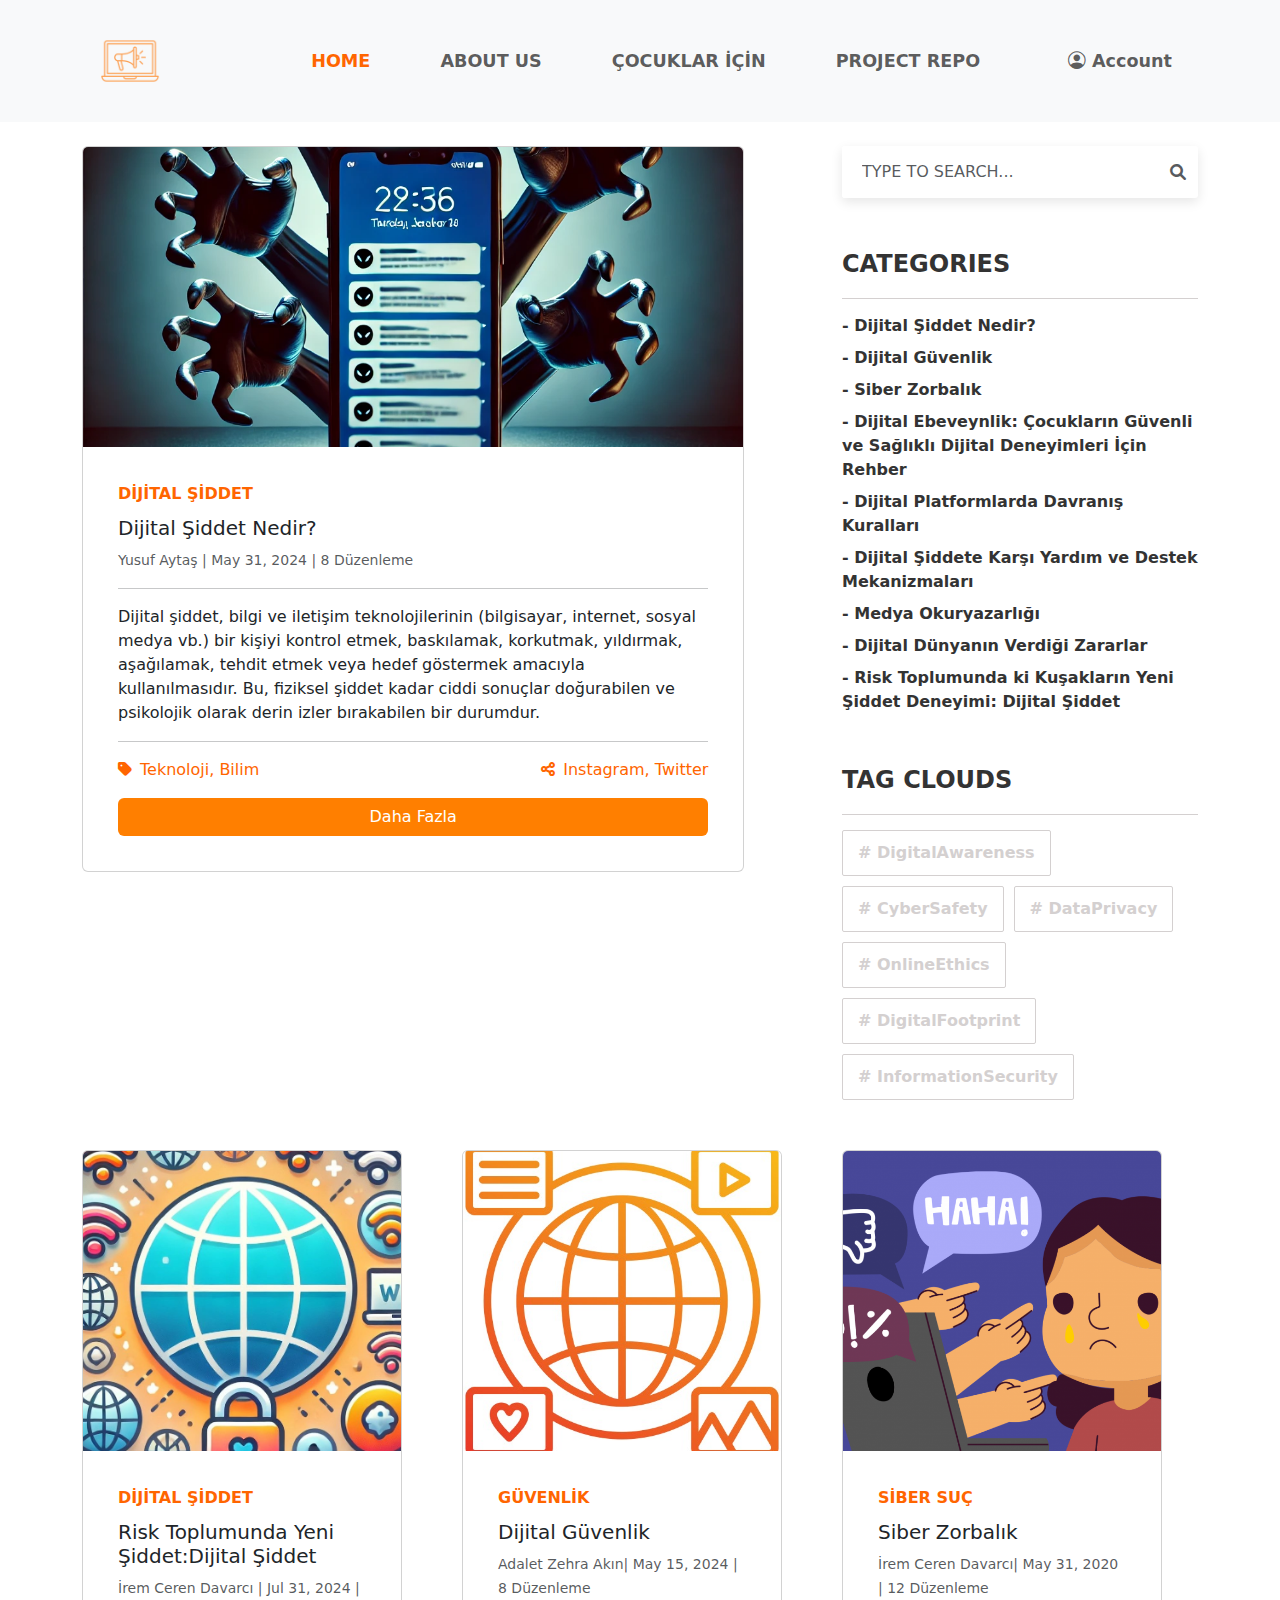
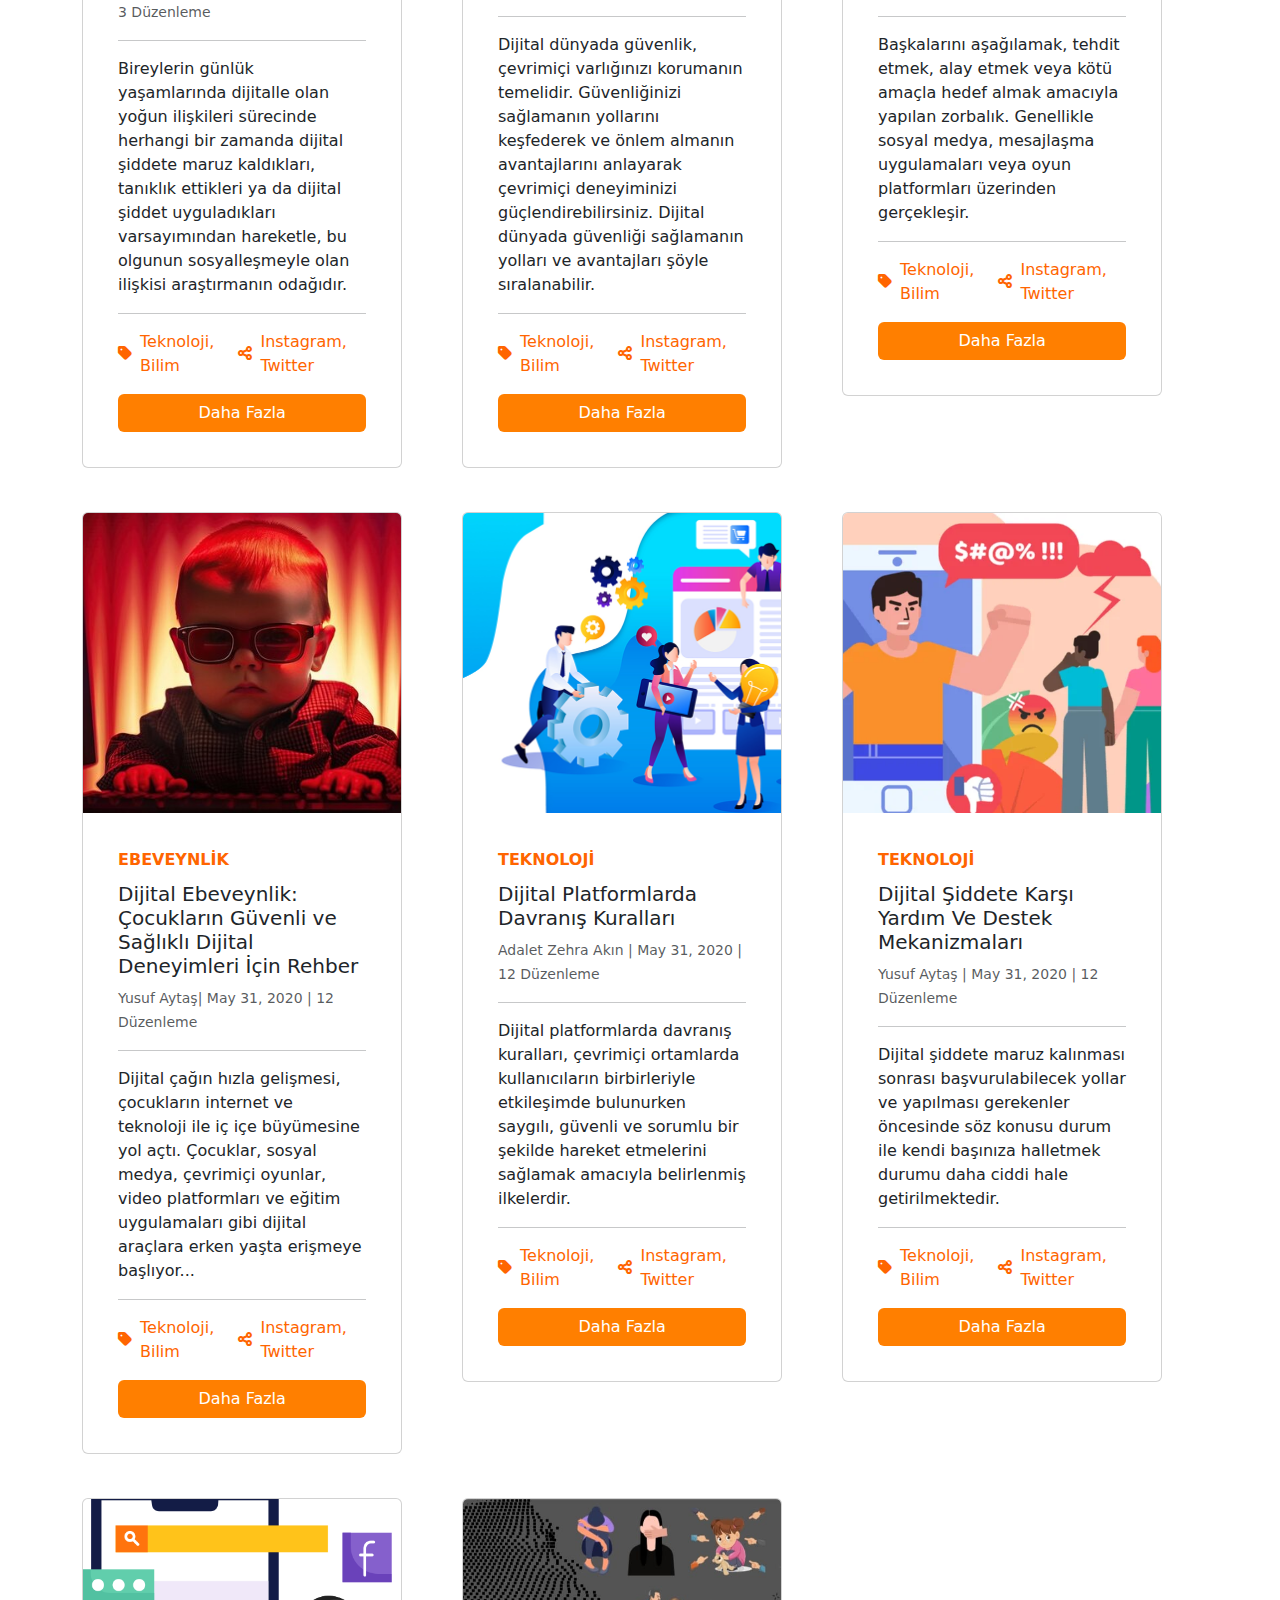
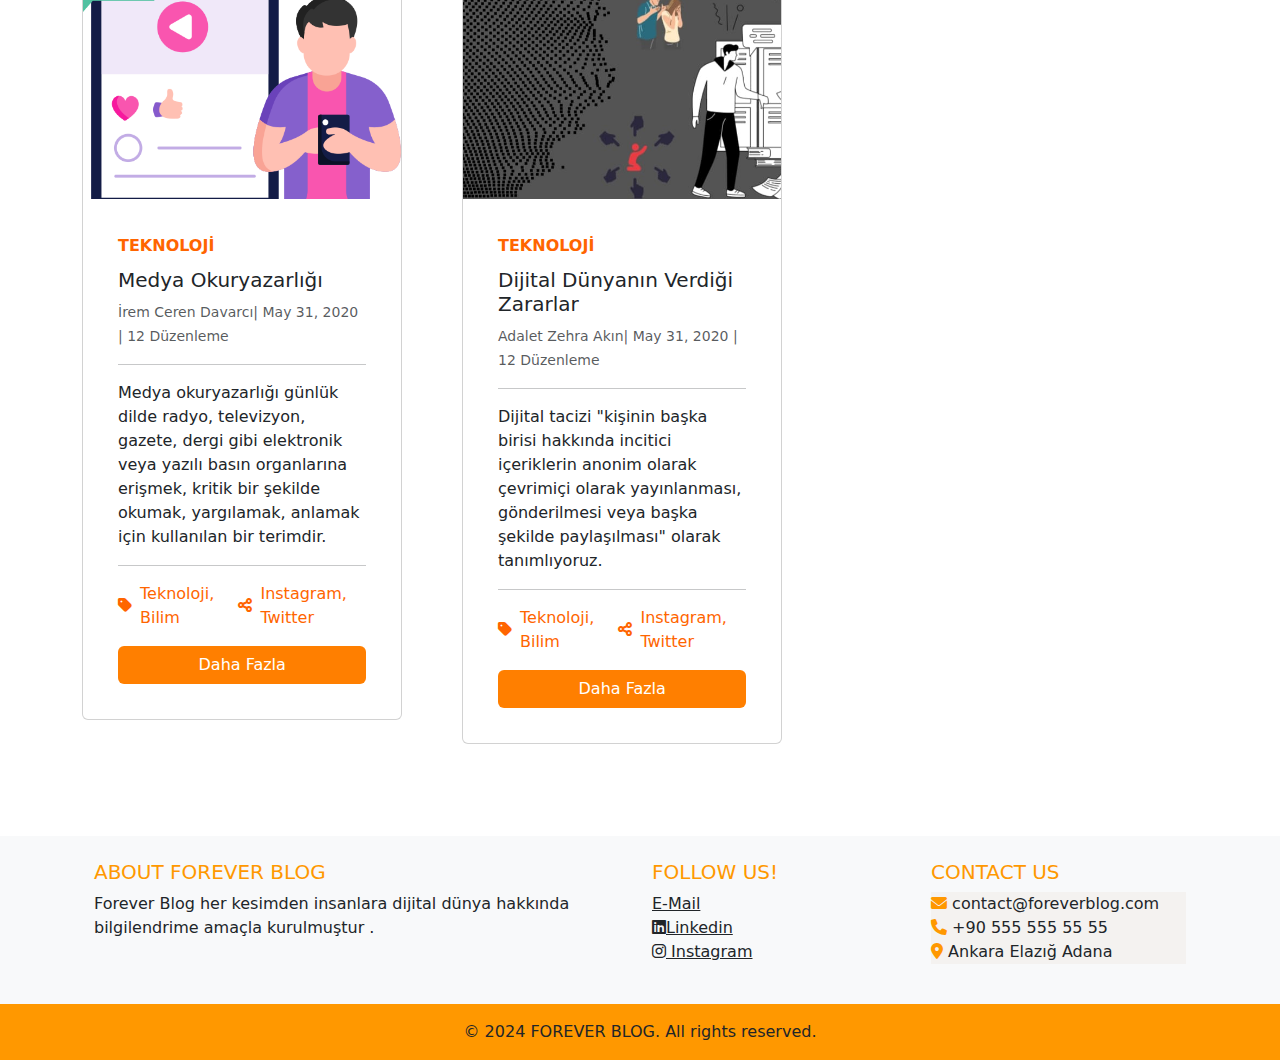
<file: index.html>
<!DOCTYPE html>
<html lang="en">
<head>
    <meta charset="UTF-8">
    <meta name="viewport" content="width=device-width, initial-scale=1.0">
    <title>FOREVER BLOG</title>
    <!-- Bootstrap CSS -->
    <link href="https://cdn.jsdelivr.net/npm/bootstrap@5.3.0/dist/css/bootstrap.min.css" rel="stylesheet">
	<link rel="stylesheet" href="https://cdnjs.cloudflare.com/ajax/libs/font-awesome/6.0.0/css/all.min.css"> <!-- Font Awesome -->
	<link rel="stylesheet" href="css/index.css">
</head>
<body>
    <!-- Navbar Başlangıcı -->
    <nav class="navbar navbar-expand-lg bg-light">
        <div class="container">
            <!-- Logo veya Başlık -->
            <a class="navbar-brand" href="index.html">
                <img src="img/logo.png" alt="logo" width="60">
            </a>
            <!-- Hamburger Menü (Mobilde Görünür) -->
            <button class="navbar-toggler" type="button" data-bs-toggle="collapse" data-bs-target="#navbarNav" aria-controls="navbarNav" aria-expanded="false" aria-label="Toggle navigation">
                <span class="navbar-toggler-icon"></span>
            </button>
            <!-- Navbar Menüsü -->
            <div class="collapse navbar-collapse" id="navbarNav">
                <ul class="navbar-nav mx-auto gap-3">
					<li class="nav-item">
						<a class="nav-link active" aria-current="page" href="index.html">HOME</a>
					</li>
					<li class="nav-item">
						<a class="nav-link" href="aboutus.html">ABOUT US</a>
					</li>
                    <li class="nav-item">
						<a class="nav-link" href="forchilderen.html">ÇOCUKLAR İÇİN</a>
					</li>
					<li class="nav-item">
						<a class="nav-link" href="https://github.com/yusufaytasss/mezun-projesi" target="_blank">PROJECT REPO</a>
					</li>
				</ul>
				
                <!-- Profil Simgesi veya Buton -->
                <ul class="navbar-nav gap-5">
                    <li class="nav-item">
                        <a class="nav-link" href="login.html">
                            <i class="bi bi-person-circle"></i> Account
                        </a>
                    </li>
                </ul>
            </div>
        </div>
    </nav>
    <!-- Navbar Bitişi -->

   
	<!-- Cards -->
	<div class="container mt-4">
        <div class="row">
            <!-- Kart için 8 parça genişliğinde kolon -->
            <div class="col-md-8">
                <div class="card">
                    <img src="img/dijital_şiddet_3.webp" class="card-img-top" alt="Blog Post Image">
                    <div class="card-body">
                        <div class="category"><span> DİJİTAL ŞİDDET </span></div>
                        <h5 class="card-title">Dijital Şiddet Nedir?</h5>
                        <small class="text-muted">Yusuf Aytaş | May 31, 2024 | 8 Düzenleme</small>
                        <hr>
                        <p class="card-text">Dijital şiddet, bilgi ve iletişim teknolojilerinin (bilgisayar, internet, sosyal medya vb.) bir kişiyi kontrol etmek, baskılamak, korkutmak, yıldırmak, aşağılamak, tehdit etmek veya hedef göstermek amacıyla kullanılmasıdır. Bu, fiziksel şiddet kadar ciddi sonuçlar doğurabilen ve psikolojik olarak derin izler bırakabilen bir durumdur.</p>
                        <hr>
                        <div class="d-flex justify-content-between align-items-center">
							<div class="d-flex align-items-center">
								<span class="me-2"><i class="fa-solid fa-tag"></i></span> 
								<span class="me-3">Teknoloji, Bilim</span>
							</div>
							<div class="d-flex align-items-center">
								<span class="me-2"><i class="fa-solid fa-share-nodes"></i></span>
								<span>Instagram, Twitter</span>
							</div>
						</div>
                        <a class="btn btn-orange mt-3 w-100" href="DijitalŞiddetNedir.html">Daha Fazla</a>
                    </div>
                </div>
            </div>
            <!-- Arama kutusu ve Kategoriler için tek kolon -->
            <div class="col-md-4">
                <!-- Arama Kutusu -->
                <div class="search-container mb-4">
                    <div class="input-group">
                        <input type="text" class="form-control" placeholder="TYPE TO SEARCH..." aria-label="Search">
                        <span class="input-group-text bg-white"><i class="fas fa-search text-muted"></i></span>
                    </div>
                </div>
                <!-- Categories -->
                <p class="categories-title mt-5">CATEGORIES</p>  
                <ul class="category-list">
                    <li><a href="#">- Dijital Şiddet Nedir?</a></li>
                    <li><a href="#">- Dijital Güvenlik</a></li>
                    <li><a href="#">- Siber Zorbalık</a></li>
                    <li><a href="#">- Dijital Ebeveynlik: Çocukların Güvenli ve Sağlıklı Dijital Deneyimleri İçin Rehber</a></li>
                    <li><a href="#">- Dijital Platformlarda Davranış Kuralları</a></li>
                    <li><a href="#">- Dijital Şiddete Karşı Yardım ve Destek Mekanizmaları</a></li>
                    <li><a href="#">- Medya Okuryazarlığı</a></li>
                    <li><a href="#">- Dijital Dünyanın Verdiği Zararlar</a></li>
                    <li><a href="#">- Risk Toplumunda ki Kuşakların Yeni Şiddet Deneyimi: Dijital Şiddet</a></li>
                </ul>
                <!-- Tag Clouds -->
                <p class="categories-title mt-5">TAG CLOUDS</p>
                <ul class="custom-category-list">
                    <li><button class="custom-category-button"># DigitalAwareness</button></li>
                    <li><button class="custom-category-button"># CyberSafety</button></li>
                    <li><button class="custom-category-button"># DataPrivacy</button></li>
                    <li><button class="custom-category-button"># OnlineEthics</button></li>
                    <li><button class="custom-category-button"># DigitalFootprint</button></li>
                    <li><button class="custom-category-button"># InformationSecurity</button></li>
                </ul>
            </div>
        </div>
    </div>

    <!-- Mini Cards -->
    <div class="container mt-4">
        <div class="row">
            <!-- Kartlar için 4 parça genişliğinde kolon -->
            <div class="col-md-4 mb-4">
                <div class="card">
                    <img src="img/Risk_toplumunda_yeni_şiddet_1.jpg" class="card-img-top" alt="Blog Post Image">
                    <div class="card-body">
                        <div class="category"><span> DİJİTAL ŞİDDET </span></div>
                        <h5 class="card-title">Risk Toplumunda Yeni Şiddet:Dijital Şiddet</h5>
                        <small class="text-muted">İrem Ceren Davarcı | Jul 31, 2024 | 3 Düzenleme</small>
                        <hr>
                        <p class="card-text">Bireylerin günlük yaşamlarında dijitalle olan yoğun ilişkileri sürecinde herhangi bir zamanda dijital şiddete maruz kaldıkları, tanıklık ettikleri ya da dijital şiddet uyguladıkları varsayımından hareketle, bu olgunun sosyalleşmeyle olan ilişkisi araştırmanın odağıdır.</p>
                        <hr>
                        <div class="d-flex justify-content-between align-items-center">
                            <div class="d-flex align-items-center">
                                <span class="me-2"><i class="fa-solid fa-tag"></i></span> 
                                <span class="me-3">Teknoloji, Bilim</span>
                            </div>
                            <div class="d-flex align-items-center">
                                <span class="me-2"><i class="fa-solid fa-share-nodes"></i></span>
                                <span>Instagram, Twitter</span>
                            </div>
                        </div>
                        <a class="btn btn-orange mt-3 w-100" href="RiskToplumundaYeniŞiddet.html">Daha Fazla</a>
                    </div>
                </div>
            </div>
            <div class="col-md-4 mb-4">
                <div class="card">
                    <img src="img/dijital_güvenlik_1.jpg" class="card-img-top" alt="Blog Post Image">
                    <div class="card-body">
                        <div class="category"><span> GÜVENLİK </span></div>
                        <h5 class="card-title">Dijital Güvenlik</h5>
                        <small class="text-muted">Adalet Zehra Akın| May 15, 2024 | 8 Düzenleme</small>
                        <hr>
                        <p class="card-text">Dijital dünyada güvenlik, çevrimiçi varlığınızı korumanın temelidir. Güvenliğinizi sağlamanın yollarını keşfederek ve önlem almanın avantajlarını anlayarak çevrimiçi deneyiminizi güçlendirebilirsiniz. Dijital dünyada güvenliği sağlamanın yolları ve avantajları şöyle sıralanabilir.</p>
                        <hr>
                        <div class="d-flex justify-content-between align-items-center">
                            <div class="d-flex align-items-center">
                                <span class="me-2"><i class="fa-solid fa-tag"></i></span> 
                                <span class="me-3">Teknoloji, Bilim</span>
                            </div>
                            <div class="d-flex align-items-center">
                                <span class="me-2"><i class="fa-solid fa-share-nodes"></i></span>
                                <span>Instagram, Twitter</span>
                            </div>
                        </div>
                        <a class="btn btn-orange mt-3 w-100" href="DijitalGüvenlik.html">Daha Fazla</a>
                    </div>
                </div>
            </div>
            <div class="col-md-4 mb-4">
                <div class="card">
                    <img src="img/siberzorbalık.png" class="card-img-top" alt="Blog Post Image">
                    <div class="card-body">
                        <div class="category"><span> SİBER SUÇ </span></div>
                        <h5 class="card-title">Siber Zorbalık</h5>
                        <small class="text-muted">İrem Ceren Davarcı| May 31, 2020 | 12 Düzenleme</small>
                        <hr>
                        <p class="card-text">Başkalarını aşağılamak, tehdit etmek, alay etmek veya kötü amaçla hedef almak amacıyla yapılan zorbalık. Genellikle sosyal medya, mesajlaşma uygulamaları veya oyun platformları üzerinden gerçekleşir.</p>
                        <hr>
                        <div class="d-flex justify-content-between align-items-center">
                            <div class="d-flex align-items-center">
                                <span class="me-2"><i class="fa-solid fa-tag"></i></span> 
                                <span class="me-3">Teknoloji, Bilim</span>
                            </div>
                            <div class="d-flex align-items-center">
                                <span class="me-2"><i class="fa-solid fa-share-nodes"></i></span>
                                <span>Instagram, Twitter</span>
                            </div>
                        </div>
                        <a class="btn btn-orange mt-3 w-100" href="SiberZorbalık.html">Daha Fazla</a>
                    </div>
                </div>
            </div>
            <div class="col-md-4 mb-4">
                <div class="card">
                    <img src="img/DijitalEbeveynlik2.jpg" class="card-img-top" alt="Blog Post Image">
                    <div class="card-body">
                        <div class="category"><span> EBEVEYNLİK </span></div>
                        <h5 class="card-title">Dijital Ebeveynlik: Çocukların Güvenli ve Sağlıklı Dijital Deneyimleri İçin Rehber</h5>
                        <small class="text-muted">Yusuf Aytaş| May 31, 2020 | 12 Düzenleme</small>
                        <hr>
                        <p class="card-text">Dijital çağın hızla gelişmesi, çocukların internet ve teknoloji ile iç içe büyümesine yol açtı. Çocuklar, sosyal medya, çevrimiçi oyunlar, video platformları ve eğitim uygulamaları  gibi dijital araçlara erken yaşta erişmeye başlıyor... 


                        </p>
                        <hr>
                        <div class="d-flex justify-content-between align-items-center">
                            <div class="d-flex align-items-center">
                                <span class="me-2"><i class="fa-solid fa-tag"></i></span> 
                                <span class="me-3">Teknoloji, Bilim</span>
                            </div>
                            <div class="d-flex align-items-center">
                                <span class="me-2"><i class="fa-solid fa-share-nodes"></i></span>
                                <span>Instagram, Twitter</span>
                            </div>
                        </div>
                        <a class="btn btn-orange mt-3 w-100" href="DijitalEbeveynlik.html">Daha Fazla</a>
                    </div>
                </div>
            </div>
            <div class="col-md-4 mb-4">
                <div class="card">
                    <img src="img/DijitalPlatformlardaDavranışKuralları2.jpg" class="card-img-top" alt="Blog Post Image">
                    <div class="card-body">
                        <div class="category"><span> TEKNOLOJİ </span></div>
                        <h5 class="card-title">Dijital Platformlarda Davranış Kuralları</h5>
                        <small class="text-muted"> Adalet Zehra Akın | May 31, 2020 | 12 Düzenleme</small>
                        <hr>
                        <p class="card-text">Dijital platformlarda davranış kuralları, çevrimiçi ortamlarda kullanıcıların birbirleriyle etkileşimde bulunurken saygılı, güvenli ve sorumlu bir şekilde hareket etmelerini sağlamak amacıyla belirlenmiş ilkelerdir.</p>
                        <hr>
                        <div class="d-flex justify-content-between align-items-center">
                            <div class="d-flex align-items-center">
                                <span class="me-2"><i class="fa-solid fa-tag"></i></span> 
                                <span class="me-3">Teknoloji, Bilim</span>
                            </div>
                            <div class="d-flex align-items-center">
                                <span class="me-2"><i class="fa-solid fa-share-nodes"></i></span>
                                <span>Instagram, Twitter</span>
                            </div>
                        </div>
                        <a class="btn btn-orange mt-3 w-100" href="DijitalPlatformlardaDavranışKuralları.html">Daha Fazla</a>
                    </div>
                </div>
            </div>
            <div class="col-md-4 mb-4">
                <div class="card">
                    <img src="img/DijitalŞiddeteKarşıYardımVeDestekMekanizmaları2.png" class="card-img-top" alt="Blog Post Image">
                    <div class="card-body">
                        <div class="category"><span> TEKNOLOJİ </span></div>
                        <h5 class="card-title">Dijital Şiddete Karşı Yardım Ve Destek Mekanizmaları</h5>
                        <small class="text-muted">Yusuf Aytaş | May 31, 2020 | 12 Düzenleme</small>
                        <hr>
                        <p class="card-text"> Dijital şiddete maruz kalınması sonrası başvurulabilecek yollar ve yapılması gerekenler öncesinde söz konusu durum ile kendi başınıza halletmek durumu daha ciddi hale getirilmektedir.
                        </p>
                        <hr>
                        <div class="d-flex justify-content-between align-items-center">
                            <div class="d-flex align-items-center">
                                <span class="me-2"><i class="fa-solid fa-tag"></i></span> 
                                <span class="me-3">Teknoloji, Bilim</span>
                            </div>
                            <div class="d-flex align-items-center">
                                <span class="me-2"><i class="fa-solid fa-share-nodes"></i></span>
                                <span>Instagram, Twitter</span>
                            </div>
                        </div>
                        <a class="btn btn-orange mt-3 w-100" href="DijitalŞiddeteKarşıYardımVeDestekMekanizmaları.html">Daha Fazla</a>
                    </div>
                </div>
            </div>
            <div class="col-md-4 mb-4">
                <div class="card">
                    <img src="img/MedyaOkuryazarlığı.png" class="card-img-top" alt="Blog Post Image">
                    <div class="card-body">
                        <div class="category"><span> TEKNOLOJİ </span></div>
                        <h5 class="card-title">Medya Okuryazarlığı</h5>
                        <small class="text-muted">İrem Ceren Davarcı| May 31, 2020 | 12 Düzenleme</small>
                        <hr>
                        <p class="card-text">Medya okuryazarlığı günlük dilde radyo, televizyon, gazete, dergi gibi elektronik veya yazılı basın organlarına erişmek, kritik bir şekilde okumak, yargılamak, anlamak için kullanılan bir terimdir.

                        </p>
                        <hr>
                        <div class="d-flex justify-content-between align-items-center">
                            <div class="d-flex align-items-center">
                                <span class="me-2"><i class="fa-solid fa-tag"></i></span> 
                                <span class="me-3">Teknoloji, Bilim</span>
                            </div>
                            <div class="d-flex align-items-center">
                                <span class="me-2"><i class="fa-solid fa-share-nodes"></i></span>
                                <span>Instagram, Twitter</span>
                            </div>
                        </div>
                        <a class="btn btn-orange mt-3 w-100" href="MedyaOkuryazarlığı.html">Daha Fazla</a>
                    </div>
                </div>
            </div>
            <div class="col-md-4 mb-4">
                <div class="card">
                    <img src="img/DijitalDünyanınVerdiğiZararlar.png" class="card-img-top" alt="Blog Post Image">
                    <div class="card-body">
                        <div class="category"><span> TEKNOLOJİ </span></div>
                        <h5 class="card-title">Dijital Dünyanın Verdiği Zararlar</h5>
                        <small class="text-muted">Adalet Zehra Akın| May 31, 2020 | 12 Düzenleme</small>
                        <hr>
                        <p class="card-text">Dijital tacizi "kişinin başka birisi hakkında incitici içeriklerin anonim olarak çevrimiçi olarak yayınlanması, gönderilmesi veya başka şekilde paylaşılması" olarak tanımlıyoruz. </p>
                        <hr>
                        <div class="d-flex justify-content-between align-items-center">
                            <div class="d-flex align-items-center">
                                <span class="me-2"><i class="fa-solid fa-tag"></i></span> 
                                <span class="me-3">Teknoloji, Bilim</span>
                            </div>
                            <div class="d-flex align-items-center">
                                <span class="me-2"><i class="fa-solid fa-share-nodes"></i></span>
                                <span>Instagram, Twitter</span>
                            </div>
                        </div>
                        <a class="btn btn-orange mt-3 w-100" href="DijitalDünyanınVerdiğiZararlar.html">Daha Fazla</a>
                    </div>
                </div>
            </div>
        </div>
    </div>
    

    <!-- Bootstrap JavaScript ve Iconlar -->
    <script src="https://cdn.jsdelivr.net/npm/bootstrap@5.3.0/dist/js/bootstrap.bundle.min.js"></script>
    <link rel="stylesheet" href="https://cdn.jsdelivr.net/npm/bootstrap-icons/font/bootstrap-icons.css">
    
    <!-- Footer Başlangıcı -->
<footer class="bg-light text-center text-lg-start mt-5">
    
    <div class="container p-4">
        <div class="row">
            <!-- Hakkında -->
            <div class="col-lg-6 col-md-12 mb-4 mb-md-0">
                <h5  style="color: #ff9800;" style="background-color: #eeeeee;" class="text-uppercase">About FOREVER BLOG</h5>
                <p>
                    Forever Blog her kesimden insanlara dijital dünya hakkında bilgilendrime amaçla kurulmuştur .
                </p>
            </div>

           
            <!-- Sosyal Medya Bağlantıları -->
            <div class="col-lg-3 col-md-6 mb-4 mb-md-0">
                <h5  style="color: #ff9800;" style="background-color: #f8f7f5;" class="text-uppercase">Follow Us!</h5>
                <ul  style="color: #ff9800;" style="background-color: #f1efeb;" class="list-unstyled">
                    <li><a href="#"  style="color: #ff9800;"class="text-dark"><i class="fab fa-Email"></i>E-Mail</a></li>
                    <li><a href="#"  style="color: #ff9800;"class="text-dark"><i class="fab fa-linkedin"></i>Linkedin</a></li>
                    <li><a href="#"  style="color: #ff9800;"class="text-dark"><i class="fab fa-instagram"></i> Instagram</a></li>
                </ul>
            </div>

            <!-- İletişim -->
            <div class="col-lg-3 col-md-6 mb-4 mb-md-0">
                <h5  style="color: #ff9800;"style="background-color: #f8f7f6;" class="text-uppercase">Contact Us</h5>
                <ul style="background-color: #f4f2f0;" class="list-unstyled">
                    <li><i  style="color: #ff9800;" class="fa-solid fa-envelope"></i> contact@foreverblog.com</li>
                    <li><i  style="color: #ff9800;"class="fa-solid fa-phone"></i> +90 555 555 55 55 </li>
                    <li><i  style="color: #ff9800;"class="fa-solid fa-location-dot"></i> Ankara Elazığ Adana</li>
                </ul>
            </div>
        </div>
    </div>

    <!-- Copyright -->
    <div class="text-center p-3" style="background-color:#ff9800;">
        © 2024 FOREVER BLOG. All rights reserved.
    </div>
</footer>
<!-- Footer Bitişi -->

</body>
</html>
</file>
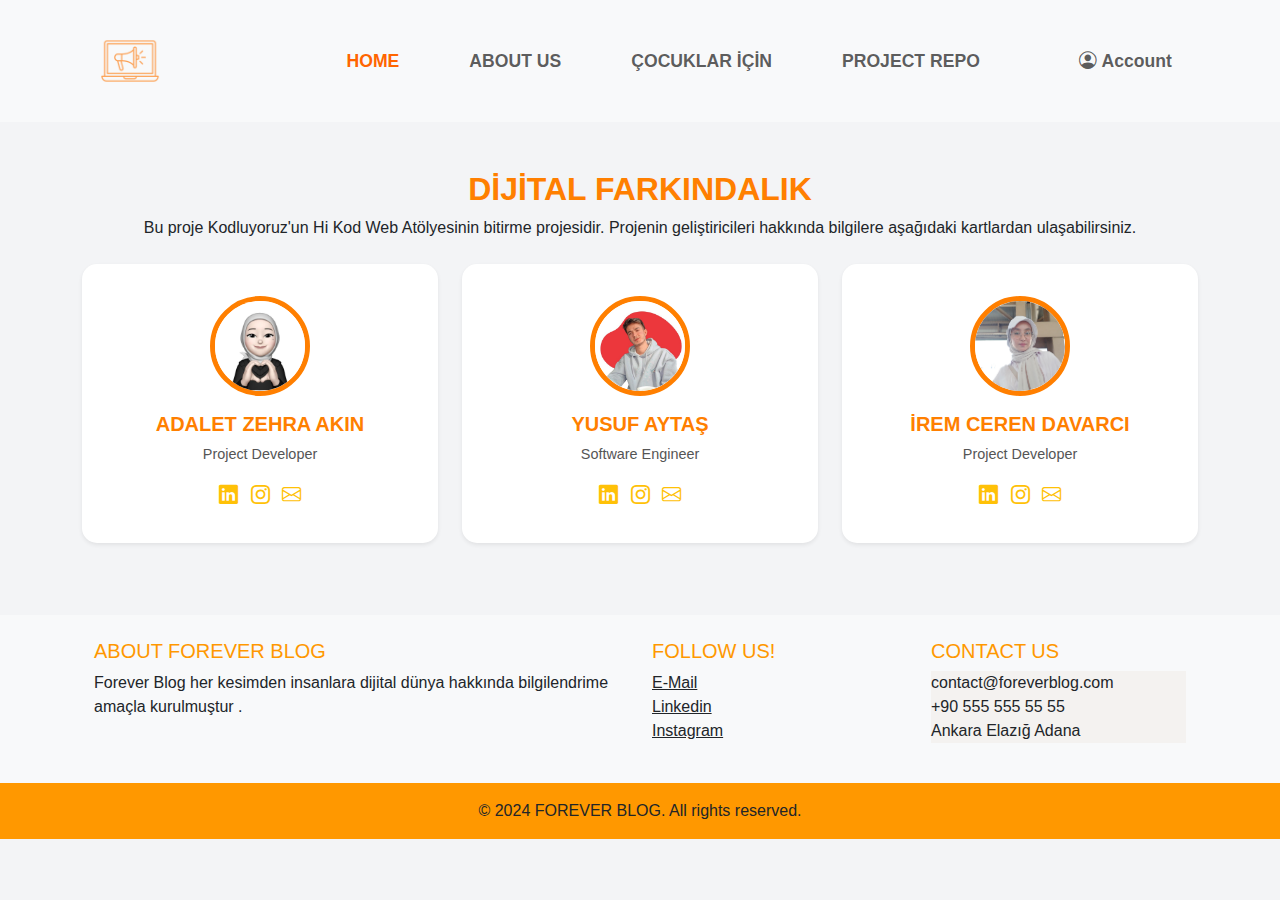
<file: aboutus.html>
<!DOCTYPE html>
<html lang="en">
<head>
    <meta charset="UTF-8">
    <meta name="viewport" content="width=device-width, initial-scale=1.0">
    <title>About Us</title>
    <link href="https://cdn.jsdelivr.net/npm/bootstrap@5.3.0/dist/css/bootstrap.min.css" rel="stylesheet">
    <link rel="stylesheet" href="css/aboutus.css">
</head>
<body>

    <nav class="navbar navbar-expand-lg bg-light">
        <div class="container">
            <!-- Logo veya Başlık -->
            <a class="navbar-brand" href="index.html"> 
                <img src="img/logo.png" alt="logo" width="60">
            </a>
            <!-- Hamburger Menü (Mobilde Görünür) -->
            <button class="navbar-toggler" type="button" data-bs-toggle="collapse" data-bs-target="#navbarNav" aria-controls="navbarNav" aria-expanded="false" aria-label="Toggle navigation">
                <span class="navbar-toggler-icon"></span>
            </button>
            <!-- Navbar Menüsü -->
            <div class="collapse navbar-collapse" id="navbarNav">
                <ul class="navbar-nav mx-auto gap-3">
					<li class="nav-item">
						<a class="nav-link active" aria-current="page" href="index.html">HOME</a>
					</li>
					<li class="nav-item">
						<a class="nav-link" href="aboutus.html">ABOUT US</a>
					</li>
                    <li class="nav-item">
						<a class="nav-link" href="forchilderen.html">ÇOCUKLAR İÇİN</a>
					</li>
					<li class="nav-item">
						<a class="nav-link" href="https://github.com/yusufaytasss/mezun-projesi" target="_blank">PROJECT REPO</a>
					</li>
				</ul>
				
                <!-- Profil Simgesi veya Buton -->
                <ul class="navbar-nav gap-5">
                    <li class="nav-item">
                        <a class="nav-link" href="login.html">
                            <i class="bi bi-person-circle"></i> Account
                        </a>
                    </li>
                </ul>
            </div>
        </div>
    </nav>

<div class="container mt-5">
    <!-- Proje Açıklama Metni -->
    <div class="text-center mb-4">
        <h2>DİJİTAL FARKINDALIK</h2>
        <p>Bu proje Kodluyoruz'un Hi Kod Web Atölyesinin bitirme projesidir. Projenin geliştiricileri hakkında bilgilere aşağıdaki kartlardan ulaşabilirsiniz.</p>
    </div>

    <!-- Kartlar (Profil Bilgileri) -->
    <div class="row justify-content-center">
        <!-- Kart 1 -->
        <div class="col-12 col-md-4 mb-4">
            <div class="card text-center p-3 shadow-sm">
                <img src="avatar/zehra.jpg" class="card-img-top rounded-circle mx-auto mt-3 profile-img" alt="Profile Image">
                <div class="card-body">
                    <h5 class="card-title">ADALET ZEHRA AKIN</h5>
                    <p class="card-text job-title">Project Developer</p>
                    <!-- Sosyal Medya İkonları -->
                    <div class="social-icons">
                        <a href="https://www.linkedin.com/in/adalet-zehra-akin04/" target="_blank" class="text-decoration-none text-warning me-2">
                            <i class="bi bi-linkedin"></i>
                        </a>
                        <a href="https://www.instagram.com/aa_zehraa_aa/" target="_blank" class="text-decoration-none text-warning me-2">
                            <i class="bi bi-instagram"></i>
                        </a>
                        <a href="mailto:akinadaletzehra@gmail.com" target="_blank" class="text-decoration-none text-warning">
                            <i class="bi bi-envelope"></i>
                        </a>
                    </div>
                </div>
            </div>
        </div>

        <!-- Kart 2 -->
        <div class="col-12 col-md-4 mb-4">
            <div class="card text-center p-3 shadow-sm">
                <img src="avatar/yusuf.jpg" class="card-img-top rounded-circle mx-auto mt-3 profile-img" alt="Profile Image">
                <div class="card-body">
                    <h5 class="card-title">YUSUF AYTAŞ</h5>
                    <p class="card-text job-title">Software Engineer</p>
                    <div class="social-icons">
                        <a href="https://www.linkedin.com/in/yusufaytasss/" target="_blank" class="text-decoration-none text-warning me-2">
                            <i class="bi bi-linkedin"></i>
                        </a>
                        <a href="https://www.instagram.com/yusufaytasss/" target="_blank" class="text-decoration-none text-warning me-2">
                            <i class="bi bi-instagram"></i>
                        </a>
                        <a href="mailto:yusufaytasss@gmail.com" target="_blank" class="text-decoration-none text-warning">
                            <i class="bi bi-envelope"></i>
                        </a>
                    </div>
                </div>
            </div>
        </div>

        <!-- Kart 3 -->
        <div class="col-12 col-md-4 mb-4">
            <div class="card text-center p-3 shadow-sm">
                <img src="avatar/irem.jpg" class="card-img-top rounded-circle mx-auto mt-3 profile-img" alt="Profile Image">
                <div class="card-body">
                    <h5 class="card-title">İREM CEREN DAVARCI</h5>
                    <p class="card-text job-title">Project Developer</p>
                    <div class="social-icons">
                        <a href="https://www.linkedin.com/in/irem-ceren-davarcı-137aa8316" target="_blank" class="text-decoration-none text-warning me-2">
                            <i class="bi bi-linkedin"></i>
                        </a>
                        <a href="https://www.instagram.com/iremceren01/" target="_blank" class="text-decoration-none text-warning me-2">
                            <i class="bi bi-instagram"></i>
                        </a>
                        <a href="mailto:iremcerendavarci12@gmail.com" target="_blank" class="text-decoration-none text-warning">
                            <i class="bi bi-envelope"></i>
                        </a>
                    </div>
                </div>
            </div>
        </div>
    </div>
</div>

<script src="https://cdn.jsdelivr.net/npm/bootstrap@5.3.0/dist/js/bootstrap.bundle.min.js"></script>
<link href="https://cdn.jsdelivr.net/npm/bootstrap-icons/font/bootstrap-icons.css" rel="stylesheet">
<!-- Footer Başlangıcı -->
<footer class="bg-light text-center text-lg-start mt-5">
    
    <div class="container p-4">
        <div class="row">
            <!-- Hakkında -->
            <div class="col-lg-6 col-md-12 mb-4 mb-md-0">
                <h5  style="color: #ff9800;" style="background-color: #eeeeee;" class="text-uppercase">About FOREVER BLOG</h5>
                <p>
                    Forever Blog her kesimden insanlara dijital dünya hakkında bilgilendrime amaçla kurulmuştur .
                </p>
            </div>

           
            <!-- Sosyal Medya Bağlantıları -->
            <div class="col-lg-3 col-md-6 mb-4 mb-md-0">
                <h5  style="color: #ff9800;" style="background-color: #f8f7f5;" class="text-uppercase">Follow Us!</h5>
                <ul  style="color: #ff9800;" style="background-color: #f1efeb;" class="list-unstyled">
                    <li><a href="#"  style="color: #ff9800;"class="text-dark"><i class="fab fa-Email"></i>E-Mail</a></li>
                    <li><a href="#"  style="color: #ff9800;"class="text-dark"><i class="fab fa-linkedin"></i>Linkedin</a></li>
                    <li><a href="#"  style="color: #ff9800;"class="text-dark"><i class="fab fa-instagram"></i> Instagram</a></li>
                </ul>
            </div>

            <!-- İletişim -->
            <div class="col-lg-3 col-md-6 mb-4 mb-md-0">
                <h5  style="color: #ff9800;"style="background-color: #f8f7f6;" class="text-uppercase">Contact Us</h5>
                <ul style="background-color: #f4f2f0;" class="list-unstyled">
                    <li><i  style="color: #ff9800;" class="fa-solid fa-envelope"></i> contact@foreverblog.com</li>
                    <li><i  style="color: #ff9800;"class="fa-solid fa-phone"></i> +90 555 555 55 55 </li>
                    <li><i  style="color: #ff9800;"class="fa-solid fa-location-dot"></i> Ankara Elazığ Adana</li>
                </ul>
            </div>
        </div>
    </div>

    <!-- Copyright -->
    <div class="text-center p-3" style="background-color:#ff9800;">
        © 2024 FOREVER BLOG. All rights reserved.
    </div>
</footer>
<!-- Footer Bitişi -->

</body>
</html>
</file>
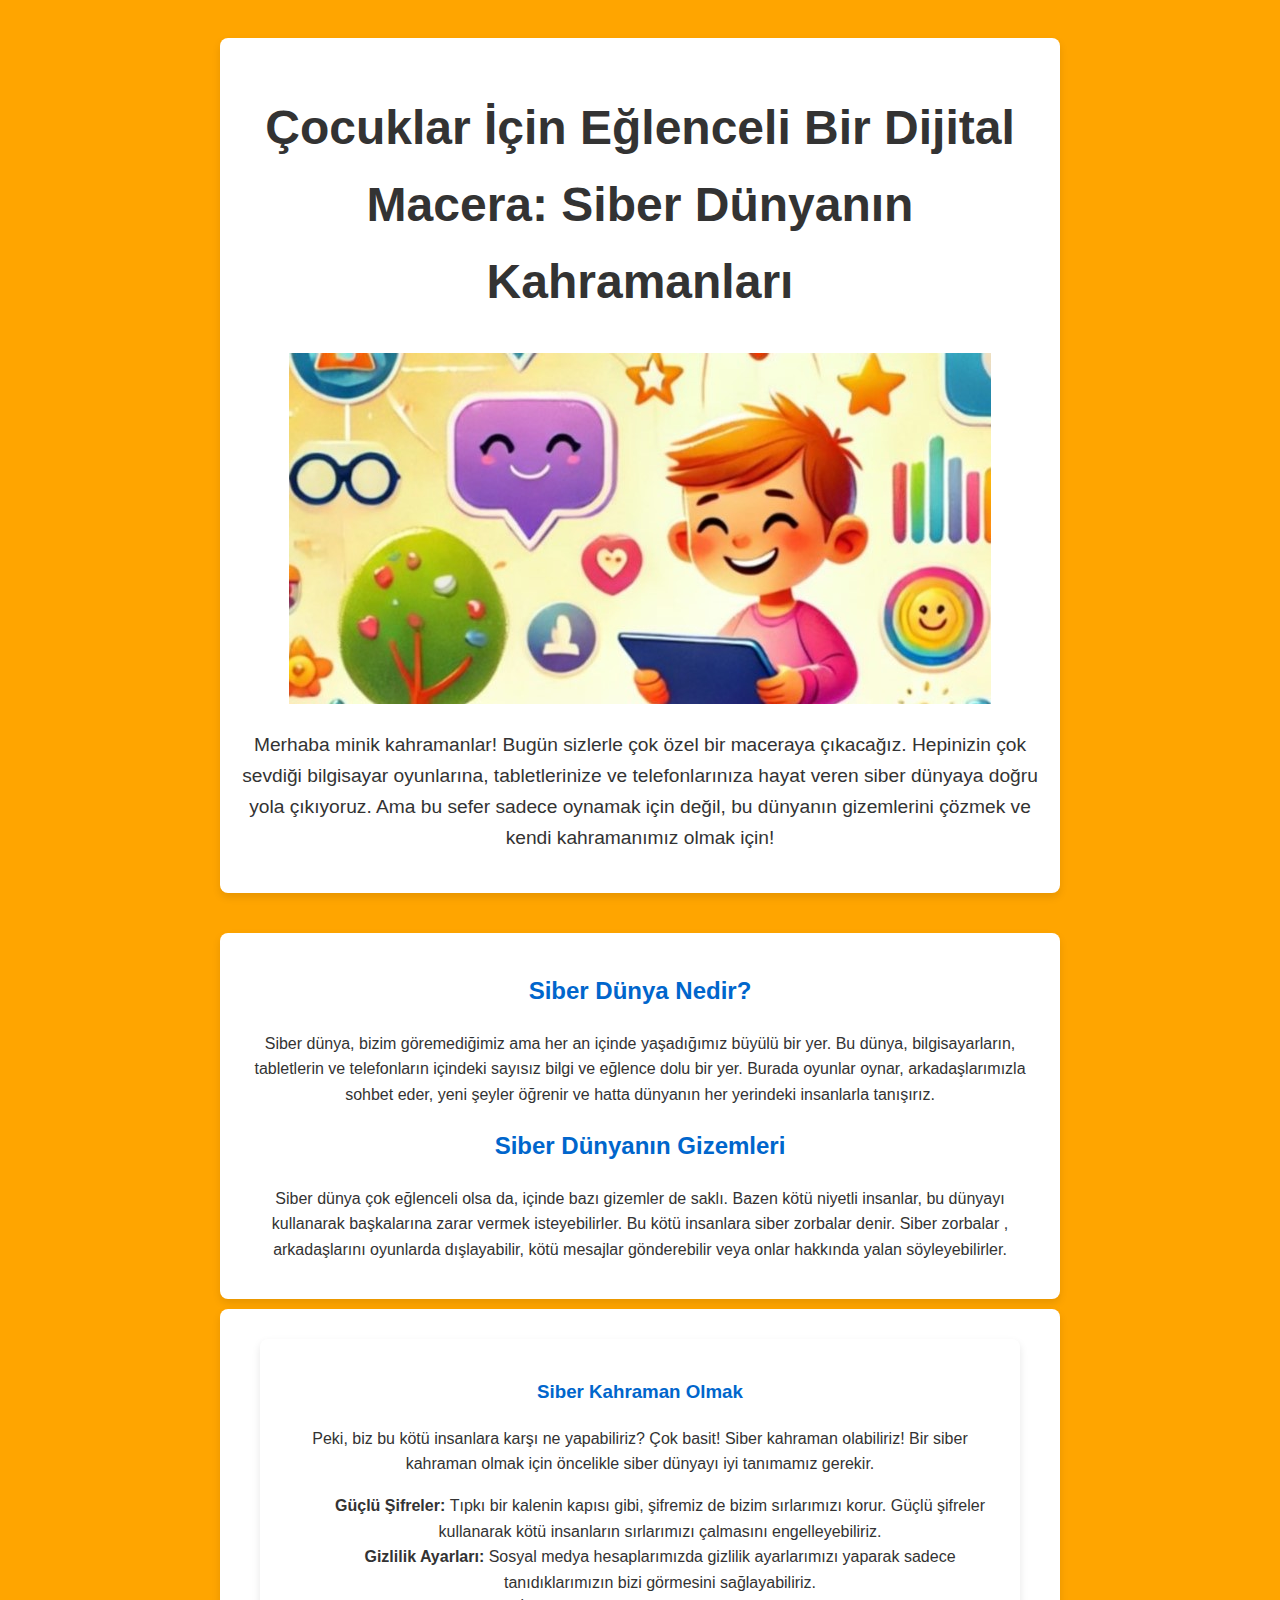
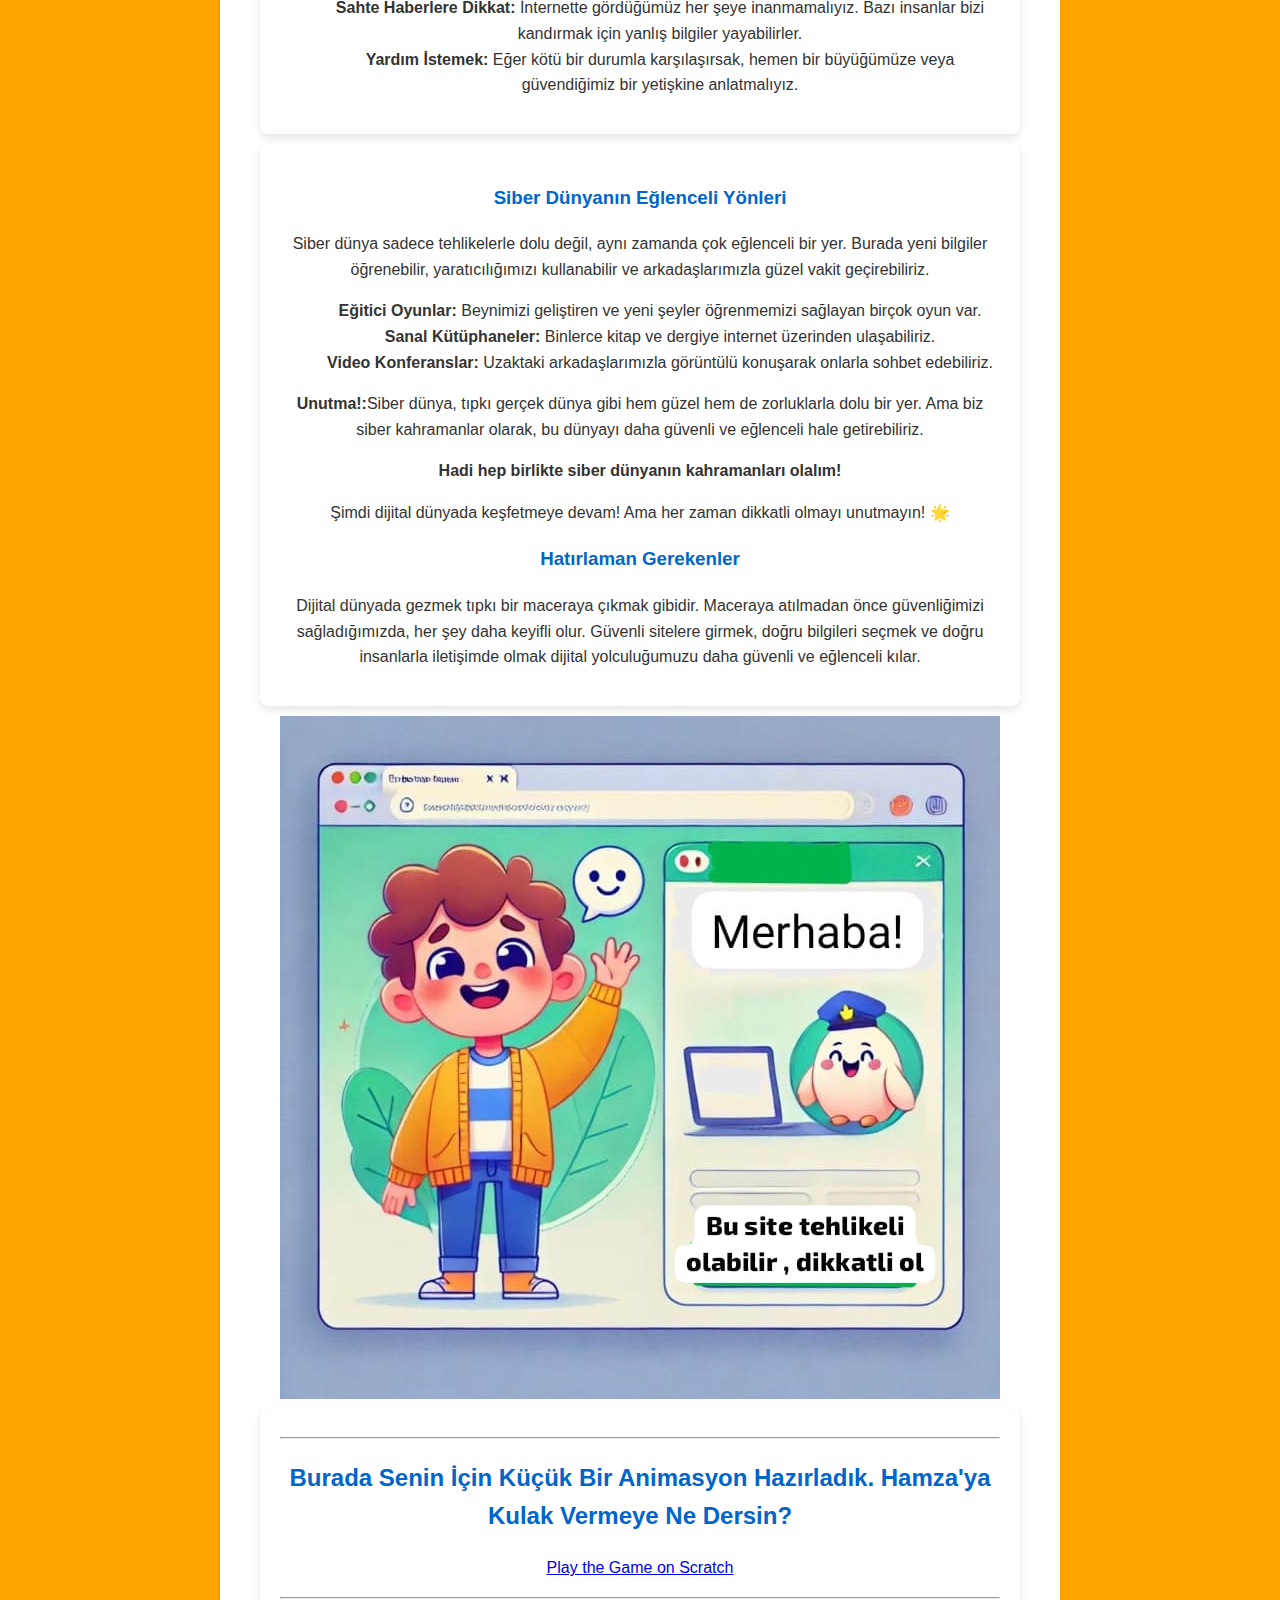
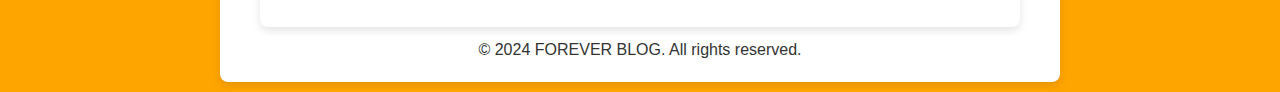
<file: forchilderen.html>
<!DOCTYPE html>
<html lang="en">
<head>
    <meta charset="UTF-8">
    <meta name="viewport" content="width=device-width, initial-scale=1">
    <title>ÇOCUKLAR BURAYA</title>
    <link rel="stylesheet" href="forchilderen.css">
</head>
<body >
    
<!-- Header Section -->
<header>
    <section>
    <div class="container mt-4">
        <div class="row">
            <div class="col-md-8">
                <div class="card" >
                    <h1 style="font-size:300%;" style="text-align:center;">Çocuklar İçin Eğlenceli Bir Dijital Macera: Siber Dünyanın Kahramanları
                    </h1>
                  <img  src="img/çocuklar1.jpg" alt="çocuk" width="small-size">
                    <p class="card-text"  style="text-align:center;">Merhaba minik kahramanlar! Bugün sizlerle çok özel bir maceraya çıkacağız. Hepinizin çok sevdiği bilgisayar oyunlarına, tabletlerinize ve telefonlarınıza hayat veren siber dünyaya doğru yola çıkıyoruz. Ama bu sefer sadece oynamak için değil, bu dünyanın gizemlerini çözmek ve kendi kahramanımız olmak için!</p>
     </section>
</header>

<!-- Introduction Section -->
<section id="introduction">
   
    <div text-align: center;>
    <h2  style="text-align:center;">Siber Dünya Nedir?</h2>
    <p class="card-text" style="text-align:center;">Siber dünya, bizim göremediğimiz ama her an içinde yaşadığımız büyülü bir yer. Bu dünya, bilgisayarların, tabletlerin ve telefonların içindeki sayısız bilgi ve eğlence dolu bir yer. Burada oyunlar oynar, arkadaşlarımızla sohbet eder, yeni şeyler öğrenir ve hatta dünyanın her yerindeki insanlarla tanışırız.
    </p>
    <h2 style="text-align:center;">Siber Dünyanın Gizemleri</h2>
    <p class="card-text" style="text-align:center;">Siber dünya çok eğlenceli olsa da, içinde bazı gizemler de saklı. Bazen kötü niyetli insanlar, bu dünyayı kullanarak başkalarına zarar vermek isteyebilirler. Bu kötü insanlara siber zorbalar denir. Siber zorbalar , arkadaşlarını oyunlarda dışlayabilir, kötü mesajlar gönderebilir veya onlar hakkında yalan söyleyebilirler.</p>
</div>

</section>

<!-- Key Topics Section -->
<section id="topics"> 
    <section>
    <div>
    <h3 style="text-align:center;">Siber Kahraman Olmak</h3>
    <div class="topic">
        
        <p style="text-align:center;" class="card-title">Peki, biz bu kötü insanlara karşı ne yapabiliriz? Çok basit! Siber kahraman olabiliriz! Bir siber kahraman olmak için öncelikle siber dünyayı iyi tanımamız gerekir.</p>
        <ul>
            <b>Güçlü Şifreler: </b>Tıpkı bir kalenin kapısı gibi, şifremiz de bizim sırlarımızı korur. Güçlü şifreler kullanarak kötü insanların sırlarımızı çalmasını engelleyebiliriz.
        <br> <b>Gizlilik Ayarları:</b> Sosyal medya hesaplarımızda gizlilik ayarlarımızı yaparak sadece tanıdıklarımızın bizi görmesini sağlayabiliriz.
        <br> <b> Sahte Haberlere Dikkat: </b>İnternette gördüğümüz her şeye inanmamalıyız. Bazı insanlar bizi kandırmak için yanlış bilgiler yayabilirler.
        <br> <b> Yardım İstemek: </b> Eğer kötü bir durumla karşılaşırsak, hemen bir büyüğümüze veya güvendiğimiz bir yetişkine anlatmalıyız.
    
        </ul>
       
    </div>
    </section>

    </div>
    <section>
    <div class="topic">
        <h3 style="text-align:center;">Siber Dünyanın Eğlenceli Yönleri</h3>
        <p class="card-title" style="text-align:center;">Siber dünya sadece tehlikelerle dolu değil, aynı zamanda çok eğlenceli bir yer. Burada yeni bilgiler öğrenebilir, yaratıcılığımızı kullanabilir ve arkadaşlarımızla güzel vakit geçirebiliriz.</p>
        <ul>
           <b>  Eğitici Oyunlar:</b> Beynimizi geliştiren ve yeni şeyler öğrenmemizi sağlayan birçok oyun var.
           <br> <b> Sanal Kütüphaneler:</b> Binlerce kitap ve dergiye internet üzerinden ulaşabiliriz.
           <br> <b> Video Konferanslar: </b>Uzaktaki arkadaşlarımızla görüntülü konuşarak onlarla sohbet edebiliriz.
        </ul>
        <p style="text-align:center;"> <b>Unutma!:</b>Siber dünya, tıpkı gerçek dünya gibi hem güzel hem de zorluklarla dolu bir yer. Ama biz siber kahramanlar olarak, bu dünyayı daha güvenli ve eğlenceli hale getirebiliriz.
        </p>
        <p style="text-align:center;"><b>Hadi hep birlikte siber dünyanın kahramanları olalım!
        </b></p>
        <p class="card-text" style="text-align:center;">Şimdi dijital dünyada keşfetmeye devam! Ama her zaman dikkatli olmayı unutmayın! 🌟</p>
        <h3 style="text-align:center;">Hatırlaman Gerekenler</h3>
        <p class="card-text" style="text-align:center;">Dijital dünyada gezmek tıpkı bir maceraya çıkmak gibidir. Maceraya atılmadan önce güvenliğimizi sağladığımızda, her şey daha keyifli olur. Güvenli sitelere girmek, doğru bilgileri seçmek ve doğru insanlarla iletişimde olmak dijital yolculuğumuzu daha güvenli ve eğlenceli kılar.
        </p>
       
    </div>
</section>

<div class="container">
    <div class="container">
        <img  src="img/çocuklar2.jpg" alt="resim" style="height: fit-content; width:fit-content;">
    </div>

</div>

<!-- Interactive Section (Scratch Game) -->
<section id="interactive">
    
    <hr>
    <h2 style="text-align:center;">Burada Senin İçin Küçük Bir Animasyon Hazırladık. Hamza'ya Kulak Vermeye Ne Dersin?</h2>
    <p style="text-align:center;"><a style="text-align:center;" href="https://scratch.mit.edu/projects/1089585367/" target="_blank">Play the Game on Scratch</a></p>
    <hr>

</section>



 <!-- Copyright -->
 <div class="text-center p-3" style="text-align:center;" style="background-color:#ff9800;">
    © 2024 FOREVER BLOG. All rights reserved.
</div>
</footer>
<!-- Footer Bitişi -->

</body>
</html>
</file>
<file: css/index.css>
/* Scroll Bar */
body {
    overflow-y: scroll; /* Kaydırma işlevi aktif */
}
body::-webkit-scrollbar {
    width: 0; /* Scroll bar genişliğini sıfır yap */
    display: none; /* Görünmez yap */
}

.navbar {
    font-size: 1.1rem; /* Navbar linklerinin boyutu */
}
.navbar-nav .nav-item:not(:last-child) .nav-link {
    margin-right: 20px; /* Aralık miktarını ihtiyaca göre ayarla */
}
.navbar-collapse{
    flex-grow: 0.5 !important; /* Linklerin boş alan almasını engeller */
}
.navbar-brand, .nav-link {
    font-weight: bold; /* Kalın font */
    margin: 18px;
}
.nav-link:hover {
    color: #FF6500 !important; /* Açık turuncu */
}
.active, span {
    color: #FF6500 !important;
}

/* Content */
.card {
    width: 90%; /* Kartın genişliği */
    margin-bottom: 20px; /* Kartlar arası boşluk */
}
.card-img-top {
    height: 300px; /* Resmin yüksekliği */
    object-fit: cover; /* Resmin uygun şekilde kesilmesini sağlar */
}
.card-body {
    padding: 35px; /* İçerik kenar boşluğu */
    text-align: left; /* Metinleri sola hizala */
}
.category {
    font-weight: bold; /* Kategori başlığını kalın yap */
    margin-bottom: 10px; /* Kategori ve blog başlığı arasında boşluk */
}
.tags, .social-icons {
    display: flex;
    justify-content: space-between; /* İkonları yan yana ve aynı hizada yerleştir */
    margin-top: 15px; /* Üstten boşluk */
}
.tags span, .social-icons a {
    margin-right: 10px; /* İkonlar arasındaki boşluk */
}

/* Search */
.search-container {
    max-width: 500px;
}

/* Arama Kutusu */
.input-group {
    border-radius: 3px;
    box-shadow: 0px 4px 12px rgba(0, 0, 0, 0.1);
    overflow: hidden;
}
.input-group-text {
    border: 0px;
}

/* Arama Alanı */
.form-control {
    border: none;
    border-radius: 0;
    padding: 14px 20px;
    font-size: 1rem;
}

/* Categories */
.categories-title {
    font-size: 1.5rem;
    font-weight: bold;
    color: #333;
}
.category-list {
    list-style: none;
    padding: 0;
    margin: 0;
    border-top: 1px solid #d4d0d0;
    max-width: 400px;
    padding-top: 15px;
}
.category-list li {
    margin-bottom: 8px;
    font-weight: bold;
}
.category-list a {
    color: #333;
    text-decoration: none;
    transition: color 0.3s ease;
}
.category-list a:hover {
    color: #ff7f00; /* Turuncu renk */
}

.custom-category-list {
    border-top: 1px solid #d4d0d0;
    display: flex; /* Yana yana dizilmesi için flexbox kullan */
    flex-wrap: wrap; /* Sığmayan butonların alt satıra geçmesi için */
    padding: 15px 0px 0px 0px; /* Varsayılan padding kaldır */
    list-style: none; /* Liste işaretlerini kaldır */
}

.custom-category-list li {
    margin-right: 10px; /* Butonlar arasındaki boşluk */
    margin-bottom: 10px; /* Alt satıra geçince boşluk */
}

.custom-category-button {
    background-color: white; /* Turuncu renk */
    color: #d4d0d0; /* Yazı rengi beyaz */
    border: 1px solid #d4d0d0;
    font-weight: bold;
    border-radius: 2px; /* Kenar yuvarlama */
    padding: 10px 15px; /* İçerik için boşluk */
    cursor: pointer; /* İmleç değişimi */
    transition: background-color 0.3s; /* Renk geçişi */
}

.custom-category-button:hover {
    color: white;
    background-color: #FF6500; /* Hover durumunda daha koyu turuncu */
}

/* More Button */
.btn-orange {
    background-color: #ff7f00;
    color: white;
}
</file>
<file: css/aboutus.css>
/* Genel Stil Ayarları */
body {
    background-color: #f3f4f6;
    font-family: Arial, sans-serif;
}

h2 {
    color: #ff7f00;
    font-weight: bold;
}

.card {
    border: none;
    border-radius: 15px;
    box-shadow: 0 4px 8px rgba(0, 0, 0, 0.1);
}

.profile-img {
    width: 100px;
    height: 100px;
    border: 5px solid #ff7f00;
}

.card-title {
    color: #ff7f00;
    font-weight: bold;
}

.job-title {
    color: #555;
    font-size: 0.9rem;
}

.social-icons i {
    font-size: 1.2rem;
    transition: color 0.3s ease;
}

.social-icons i:hover {
    color: #e67300;
}

/* Navbar */
.navbar {
    font-size: 1.1rem; /* Navbar linklerinin boyutu */
}
.navbar-nav .nav-item:not(:last-child) .nav-link {
    margin-right: 20px; /* Aralık miktarını ihtiyaca göre ayarla */
}
.navbar-collapse{
    flex-grow: 0.5 !important; /* Linklerin boş alan almasını engeller */
}
.navbar-brand, .nav-link {
    font-weight: bold; /* Kalın font */
    margin: 18px;
}
.nav-link:hover {
    color: #FF6500 !important; /* Açık turuncu */
}
.active, span {
    color: #FF6500 !important;
}
</file>
<file: forchilderen.css>
/* Reset some default styles */
*
.navbar {
    font-size: 1.1rem; /* Navbar linklerinin boyutu */
}
.navbar-nav .nav-item:not(:last-child) .nav-link {
    margin-right: 20px; /* Aralık miktarını ihtiyaca göre ayarla */
}
.navbar-collapse{
    flex-grow: 0.5 !important; /* Linklerin boş alan almasını engeller */
}
.navbar-brand, .nav-link {
    font-weight: bold; /* Kalın font */
    margin: 18px;
}
.nav-link:hover {
    color: #FF6500 !important; /* Açık turuncu */
}
.active, span {
    color: #FF6500 !important;
}

{
    margin: 0;
    padding: 0;
    box-sizing: border-box;
}
.small-image {
    width: 50%; /* or set a specific size like 300px */
    max-width: 50%; /* Ensures the image doesn't exceed its container's width */
    height: auto; /* Maintains the image's aspect ratio */
    text-align: center; 
}
#topics img {
    width: 150px; /* Adjust the size as needed */
    height: auto; /* Keeps the aspect ratio */
    margin: 0 auto;
    display: block; /* Centers the image if it’s within a container */
    text-align: center;
}

body {
    font-family: Arial, sans-serif;
    line-height: 1.6;
    color: #333;
    background-color: #f9f9f9;
} 
body {
    background-color: #ffa500; /* Orange color */
    color: #333; /* Text color */
    font-family: Arial, sans-serif;
    line-height: 1.6;
}


/* Header Styling */
header {
    background-color:  #ffa500;;
    color: #333;
    padding: 20px;
    text-align: center;
}

header h1 {
    font-size: 2em;.centered-parent {
        text-align: center;
        width: 50%; /* Adjust width as needed */
        margin: 0 auto;
    }
}

header p {
    font-size: 1.2em;
}

/* Section Styling */
section {
    padding: 20px;
    margin: 10px auto;
    width: 90%;
    max-width: 800px;
    background-color: #ffffff;
    border-radius: 8px;
    box-shadow: 0 4px 8px rgba(0, 0, 0, 0.1);
    text-align: center; /* Center-align text in each section */
}

/* Topic Boxes */
.topic {
    margin: 15px 0;
    text-align: center;
}

h2, h3 {
    color: #0066cc;
    text-align: center;
}

/* Interactive Section */
#interactive iframe {
    display: block;
    margin: 10px auto;
    text-align: center;
}

/* Footer Styling */
footer {
    background-color: #ff8c00; /* Orange background */
    color: #ffffff;
    text-align: center;
    padding: 15px 0;
    margin-top: 20px;
    text-align: center;
}
</file>
